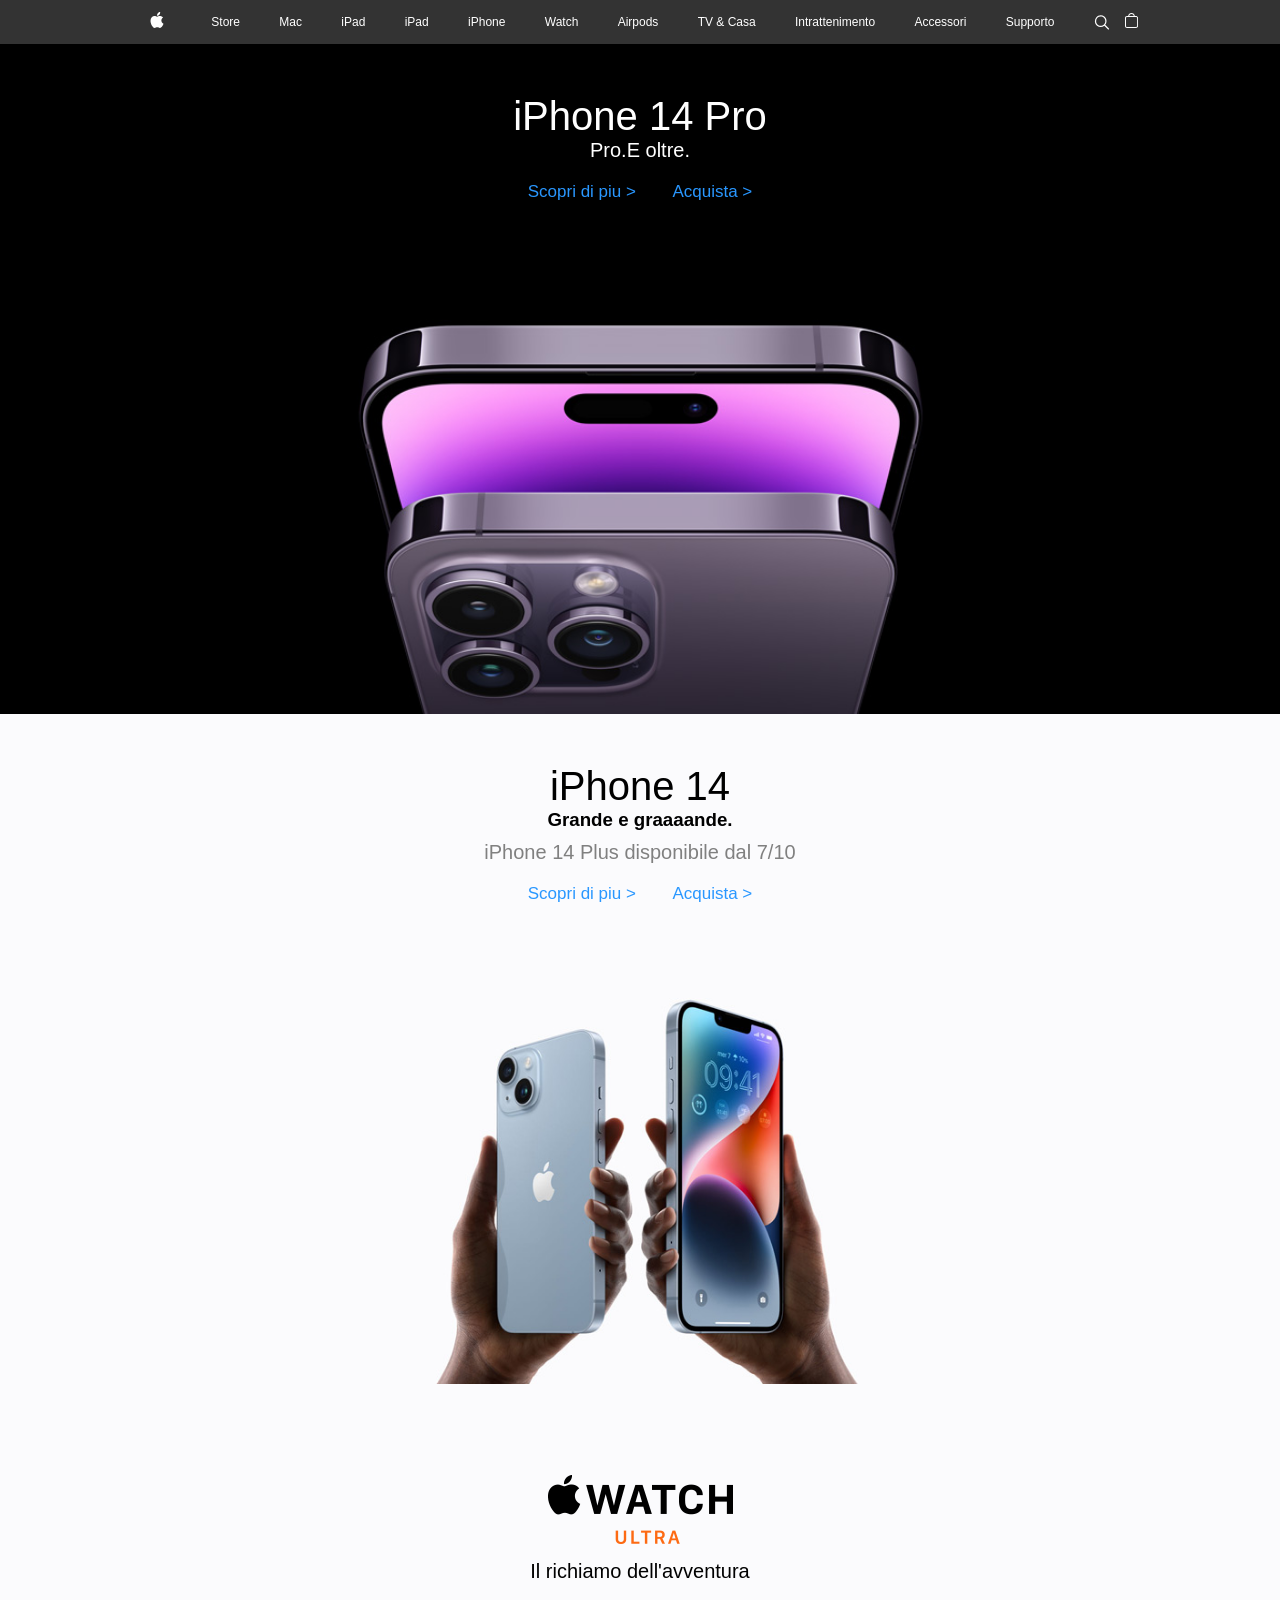
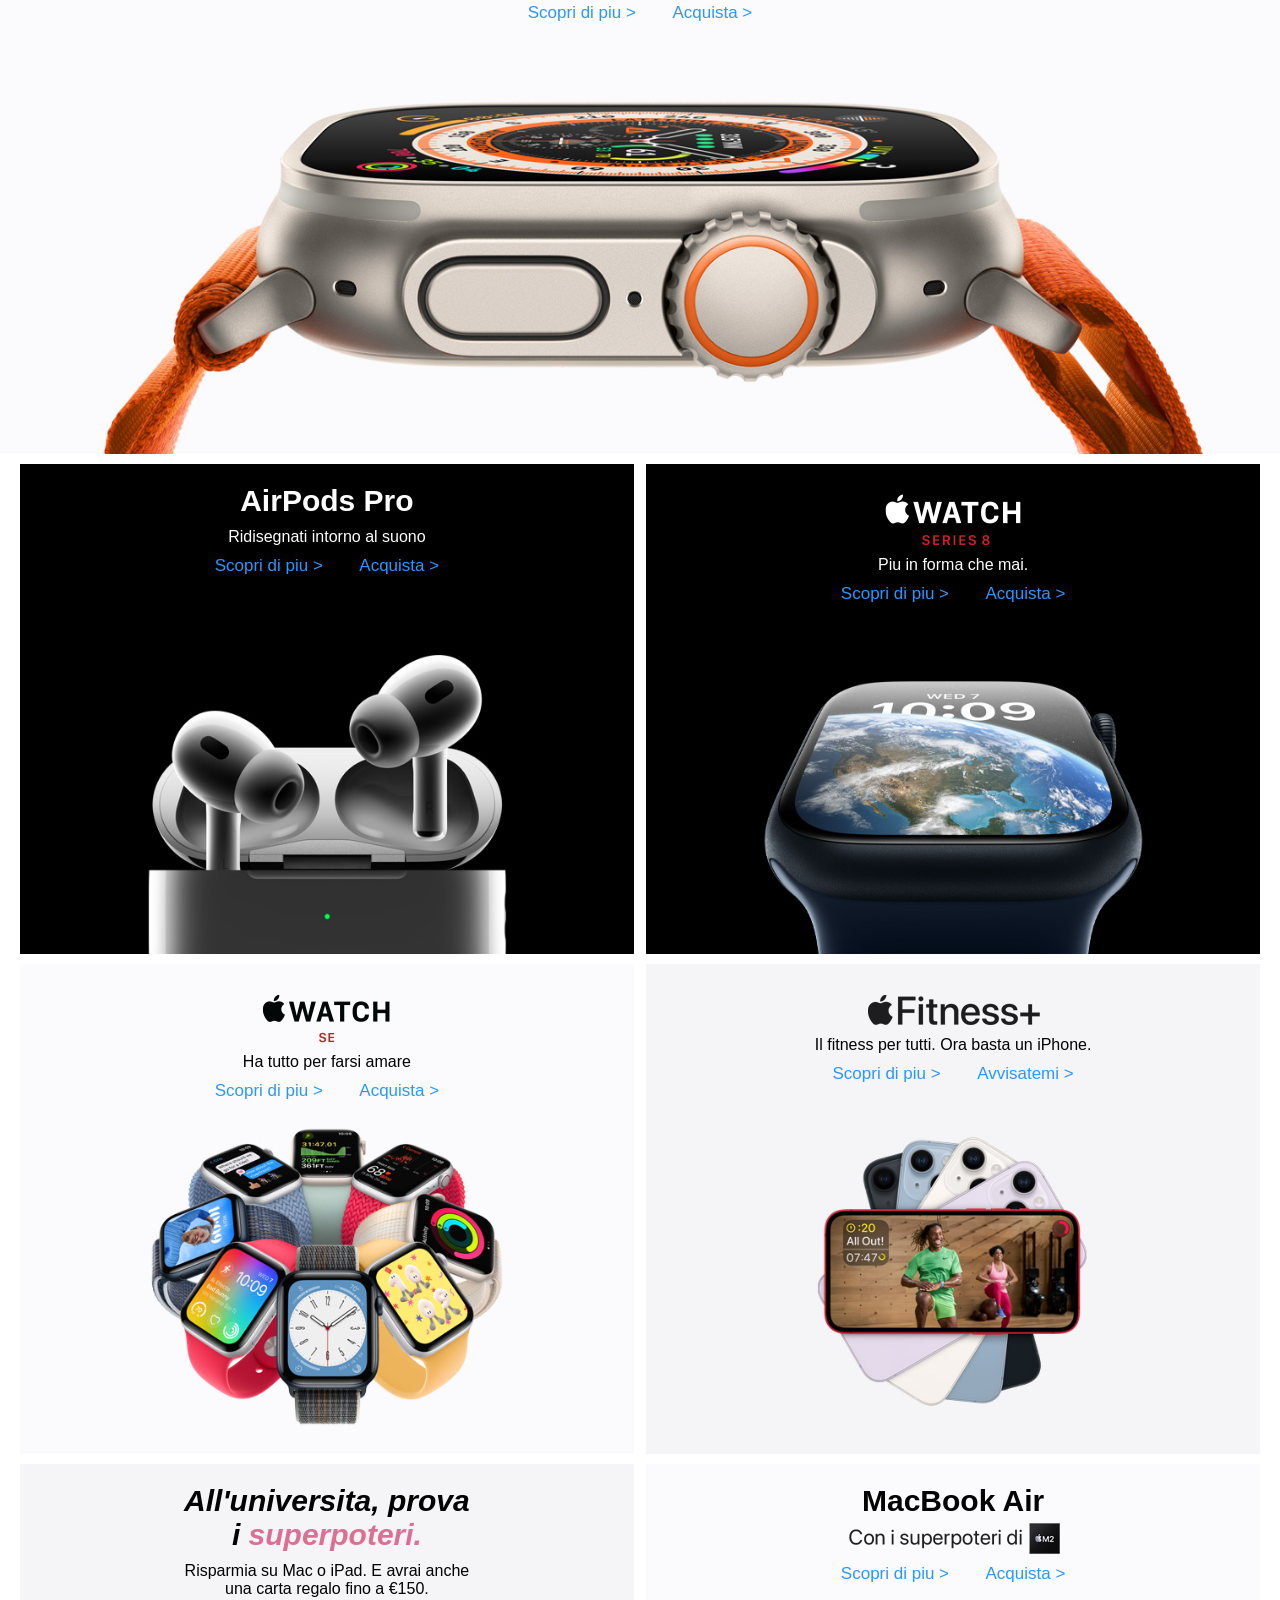
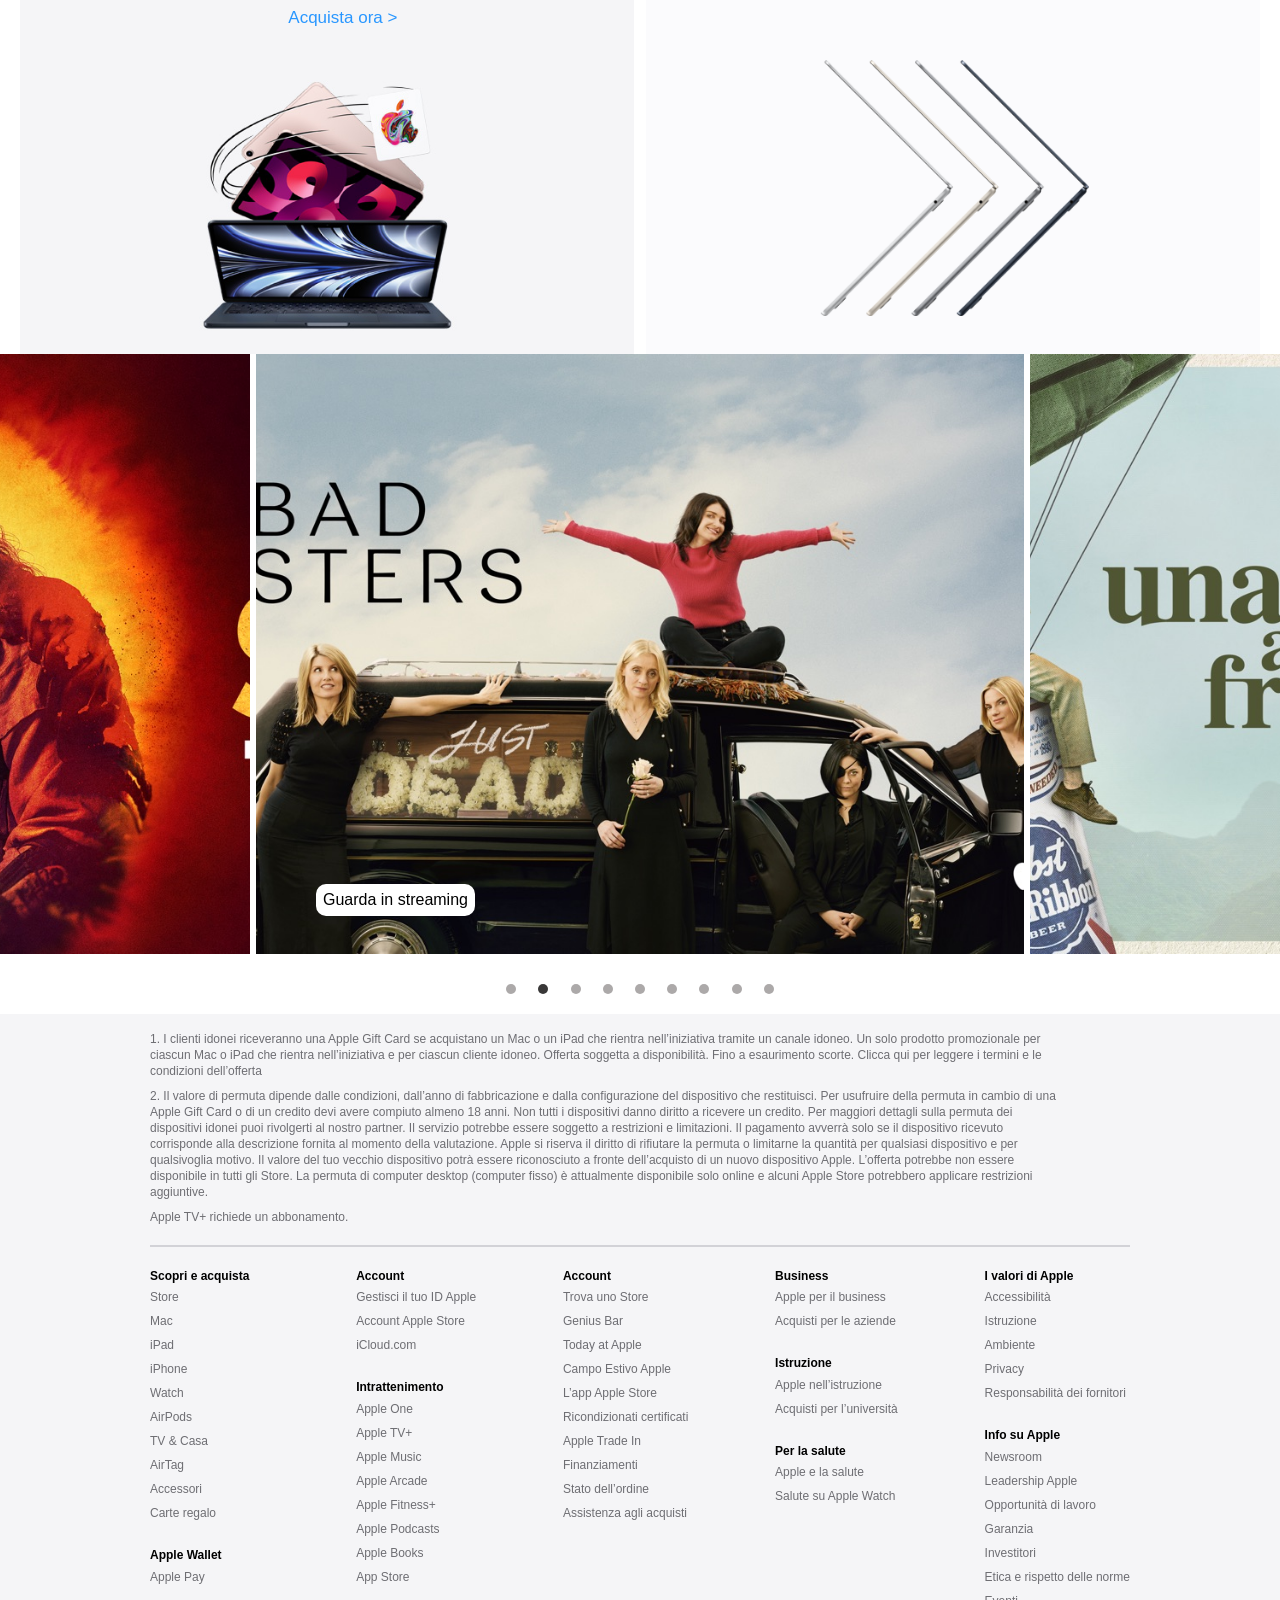
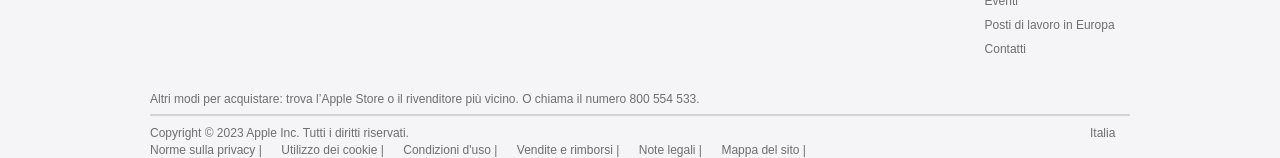
<file: APPLE/index.html>
<html lang="it">

<head>
    <meta charset="UTF-8">
    <!-- Google tag (gtag.js) -->
<script async src="https://www.googletagmanager.com/gtag/js?id=G-0YCG46D6NS"></script>
<script>
  window.dataLayer = window.dataLayer || [];
  function gtag(){dataLayer.push(arguments);}
  gtag('js', new Date());

  gtag('config', 'G-0YCG46D6NS');
</script>

<!-- Hotjar Tracking Code for https://applepier.netsons.org/ -->
<script>
    (function(h,o,t,j,a,r){
        h.hj=h.hj||function(){(h.hj.q=h.hj.q||[]).push(arguments)};
        h._hjSettings={hjid:3708273,hjsv:6};
        a=o.getElementsByTagName('head')[0];
        r=o.createElement('script');r.async=1;
        r.src=t+h._hjSettings.hjid+j+h._hjSettings.hjsv;
        a.appendChild(r);
    })(window,document,'https://static.hotjar.com/c/hotjar-','.js?sv=');
</script>

    <title>Apple (Italia)</title>
    <meta name="desription" content="Apple (Italia)">
    <meta name="author" content="Zarpellon Pierluigi">
    <meta name="copyright" content="Copyright 2023 - Mind Academy">
    <link rel="icon" href="img/Apple-Logo.png" type="image/png">
    <link rel="stylesheet" href="css/style.css">
    <meta name="viewport" content="width-device-width, initial-scale=1.0" />
</head>

<body>

    <!---------------------INIZIO FASCIA MENU----------------------->
    <header div id="apple_menu">
        <nav div id="contenitore_menu">
            <a href="index.html" title="Vai alla pagina home">
                <picture><img src="img/logo-apple.svg" alt="Apple - Migliori telefoni nel mondo" width="30" height="44">
                </picture>
            </a>
            <a class="ancore_menu" href="index.html" title="Vai a pagina Store">Store</a>
            <a class="ancore_menu" href="#" title="Vai alla pagina Mac">Mac</a>
            <a class="ancore_menu" href="#" title="Vai alla pagina iPad">iPad</a>
            <a class="ancore_menu" href="#" title="Vai alla pagina iPad">iPad</a>
            <a class="ancore_menu" href="#" title="Vai alla pagina iPhone">iPhone</a>
            <a class="ancore_menu" href="#" title="Vai alla pagina Watch">Watch</a>
            <a class="ancore_menu" href="#" title="Vai alla pagina Airpods">Airpods</a>
            <a class="ancore_menu" href="#" title="Vai alla pagina TV & Casa">TV & Casa</a>
            <a class="ancore_menu" href="#" title="Vai alla pagina Intrattenimento">Intrattenimento</a>
            <a class="ancore_menu" href="#" title="Vai alla pagina Accessori">Accessori</a>
            <a class="ancore_menu" href="#" title="Vai alla pagina Supporto">Supporto</a>
            <div class="icons">
                <a href="#" title="Vai alla pagina Cerca">
                    <picture><img src="img/search.svg" alt="Cerca" widht="10" height="15"></picture>
                </a>
                <a href="#" title="Vai alla pagina Store">
                    <picture><img src="img/cart.svg" alt="store" widht="31" height="44"></picture>
                </a>
                <div class="menu_responsive">
                    <span></span>
                    <span></span>

                </div>
            </div>
            </div>
            </div>
        </nav>
    </header>
    <!-----------------------INIZIO FASCIA IPHONE PRO -------------------->
    <main>
        <section div id="iphone-pro" class="ultimi-prodotti">
            <h2>iPhone 14 Pro</h2>
            <p>Pro.E oltre.</p>
            <a href="#" title="Vai alla pagina Scopri di piu">Scopri di piu ></a>
            <a href="#" title="Vai alla pagina Acquista">Acquista ></a>
            </div>
        </section>

        <!-----------------------INIZIO FASCIA IPHONE-------------------------->
        <section div id="iphone" class="ultimi-prodotti">
            <h2>iPhone 14</h2>
            <h3>Grande e graaaande.</h3>
            <p>iPhone 14 Plus disponibile dal 7/10</p>
            <a href="#" title="Vai alla pagina Scopri di piu">Scopri di piu ></a>
            <a href="#" title="Vai alla pagina Acquista">Acquista ></a>
            </div>
        </section>

        <!------------------------INIZIO FASCIA WATCH--------------------------->
        <div id="watch" class="ultimi-prodotti">
            <div class="fascia_immagine" widht="100%" height="71px">
                <img src="img/hero_logo_apple_watch_ultra__etygmmkwgfma_largetall.png">
            </div>
            <p>Il richiamo dell'avventura</p>
            <a href="#" title="Vai alla pagina Scopri di piu">Scopri di piu ></a>
            <a href="#" title="Vai alla pagina Acquista">Acquista ></a>
        </div>

        <!-- INIZIO QUARTA FASCIA 4 -->

        <div id="quarta_fascia">

            <div id="airpods-pro" class="riquadro riquadro_primo_sinistro">
                <h3>AirPods Pro</h3>
                <p>Ridisegnati intorno al suono</p>
                <a href="#" title="Vai alla pagina scopri di piu">Scopri di piu ></a>
                <a href="#" title="Vai alla pagina acquista">Acquista ></a>
            </div>

            <div id="watch-otto" class="riquadro riquadro_primo_destro">
                <div class="fascia_immagine" widht="100%" height="50">
                    <picture><img src="img/promo_logo_apple_watch_series_8__ee6riplsucuq_large.png"></picture>
                </div>
                <p>Piu in forma che mai.</p>
                <a href="#" title="Vai alla pagina scopri di piu">Scopri di piu ></a>
                <a href="#" title="Vai alla pagina acquista">Acquista ></a>
            </div>

            <div id="whatch-se" class="riquadro riquadro_secondo_sinistro">
                <div class="fascia_immagine" widht="100%" height="50">
                    <picture><img src="img/promo_logo_apple_watch_se__b85vr9ri02gi_large.png"></picture>
                </div>
                <p>Ha tutto per farsi amare</p>
                <a href="#" title="Vai alla pagina scopri di piu">Scopri di piu ></a>
                <a href="#" title="Vai alla pagina acquista">Acquista ></a>
            </div>

            <div id="fitness" class="riquadro riquadro_secondo_destro">
                <div class="fascia_immagine" widht="100%" height="50">
                    <picture><img src="img/promo_logo_fitness_plus_iphone__dpayetemakq6_large.png"></picture>
                </div>
                <p>Il fitness per tutti. Ora basta un iPhone.</p>
                <a href="#" title="Vai alla pagina scopri di piu">Scopri di piu ></a>
                <a href="#" title="Vai alla pagina avvisatemi">Avvisatemi > </a>
            </div>

            <div id="superpoteri" class="riquadro riquadro_terzo_sinistro">
                <h4><em>All'universita, prova <br> i <span> superpoteri.</span></em></h4>
                <p>Risparmia su Mac o iPad. E avrai anche <br>
                    una carta regalo fino a €150.</p>
                <a href="#" title="Vai alla pagina Acquista ora">Acquista ora ></a>

            </div>

            <div id="macbook" class="riquadro riquadro_terzo_destro">
                <h3>MacBook Air</h3>
                <div class="fascia_immagine_ultimo" widht="100%" height="50">
                    <picture><img id="ultima_immagine" src="img/logo_promo_macbookair__hy9ktdqqtv2a_large.png">
                    </picture>
                </div>
                <a href="#" title="Vai alla pagina scopri di piu">Scopri di piu ></a>
                <a href="#" title="Vai alla pagina acquista">Acquista ></a>
            </div>

        </div>

        <!-- FASCIA IMMAGINI APPLETV -->

        <div id="fascia_appletv">
            <div id="quadrato_sinistro">

            </div>

            <div id="quadrato_centrale">
                <div id="fascia_bottone">
                    <a class="button" href="#" title="Vai alla pagina guarda in streaming">Guarda in streaming</a>
                </div>
            </div>

            <div id="quadrato_destro">

            </div>

        </div>

        <!----------- FASCIA PALLINI ------------>

        <div id="fascia_pallini">

            <div id="contenitore_pallini">

                <div class="pallini"></div>
                <div class="pallini nero"></div>
                <div class="pallini"></div>
                <div class="pallini"></div>
                <div class="pallini"></div>
                <div class="pallini"></div>
                <div class="pallini"></div>
                <div class="pallini"></div>
                <div class="pallini"></div>

            </div>


            <!--------- FASCIA INFORMAZIONI ------------>

            <div id="Fascia_info">
                <div id="info_contenitore">
                    <ol>
                        <li class="infos">I clienti idonei riceveranno una Apple Gift Card se acquistano un Mac o un
                            iPad
                            che rientra nell’iniziativa tramite un canale idoneo. Un solo prodotto promozionale per
                            <br>ciascun Mac o iPad che rientra nell’iniziativa e per ciascun cliente idoneo. Offerta
                            soggetta a disponibilità. Fino a esaurimento scorte. Clicca qui per leggere i termini e
                            le<br>
                            condizioni dell’offerta
                        </li>

                        <li class="infos">Il valore di permuta dipende dalle condizioni, dall’anno di fabbricazione e
                            dalla
                            configurazione del dispositivo che restituisci. Per usufruire della permuta in cambio di
                            una<br>
                            Apple Gift Card o di un credito devi avere compiuto almeno 18 anni. Non tutti i dispositivi
                            danno diritto a ricevere un credito. Per maggiori dettagli sulla permuta dei<br> dispositivi
                            idonei puoi rivolgerti al nostro partner. Il servizio potrebbe essere soggetto a restrizioni
                            e
                            limitazioni. Il pagamento avverrà solo se il dispositivo ricevuto<br> corrisponde alla
                            descrizione fornita al momento della valutazione. Apple si riserva il diritto di rifiutare
                            la
                            permuta o limitarne la quantità per qualsiasi dispositivo e per<br> qualsivoglia motivo. Il
                            valore del tuo vecchio dispositivo potrà essere riconosciuto a fronte dell’acquisto di un
                            nuovo
                            dispositivo Apple. L’offerta potrebbe non essere<br> disponibile in tutti gli Store. La
                            permuta
                            di computer desktop (computer fisso) è attualmente disponibile solo online e alcuni Apple
                            Store
                            potrebbero applicare restrizioni<br> aggiuntive.</li>
                    </ol>

                    <p class="infos">Apple TV+ richiede un abbonamento.</p>

                </div>

                <div id="fascia_liste">
                    <div id="link_utili" class="box">
                        <ul>
                            <li class="classenera"> <a href="#" title="...">Scopri e acquista</a></li>
                            <li class="classe"> <a href="#" title="...">Store</a></li>
                            <li class="classe"> <a href="#" title="...">Mac</a></li>
                            <li class="classe"> <a href="#" title="...">iPad</a></li>
                            <li class="classe"> <a href="#" title="...">iPhone</a></li>
                            <li class="classe"> <a href="#" title="...">Watch</a></li>
                            <li class="classe"> <a href="#" title="...">AirPods</a></li>
                            <li class="classe"> <a href="#" title="...">TV & Casa</a></li>
                            <li class="classe"> <a href="#" title="...">AirTag</a></li>
                            <li class="classe"> <a href="#" title="...">Accessori</a></li>
                            <li class="classe"> <a href="#" title="...">Carte regalo</a></li>
                            <br>
                            <li class="classenera"> <a href="#" title="...">Apple Wallet</a></li>
                            <li class="classe"> <a href="#" title="...">Apple Pay</a></li>
                        </ul>

                    </div>

                    <div id="account" class="box">
                        <ul>
                            <li class="classenera"> <a href="#" title="...">Account</a></li>
                            <li class="classe"> <a href="#" title="...">Gestisci il tuo ID Apple</a></li>
                            <li class="classe"> <a href="#" title="...">Account Apple Store</a></li>
                            <li class="classe"> <a href="#" title="...">iCloud.com</a></li>
                            <br>
                            <li class="classenera"> <a href="#" title="...">Intrattenimento</a></li>
                            <li class="classe"> <a href="#" title="...">Apple One</a></li>
                            <li class="classe"> <a href="#" title="...">Apple TV+</a></li>
                            <li class="classe"> <a href="#" title="...">Apple Music</a></li>
                            <li class="classe"> <a href="#" title="...">Apple Arcade</a></li>
                            <li class="classe"> <a href="#" title="...">Apple Fitness+</a></li>
                            <li class="classe"> <a href="#" title="...">Apple Podcasts</a></li>
                            <li class="classe"> <a href="#" title="...">Apple Books</a></li>
                            <li class="classe"> <a href="#" title="...">App Store</a></li>
                        </ul>
                    </div>

                    <div id="apple_store" class="box">
                        <ul>
                            <li class="classenera"> <a href="#" title="...">Account</a></li>
                            <li class="classe"> <a href="#" title="...">Trova uno Store</a></li>
                            <li class="classe"> <a href="#" title="...">Genius Bar</a></li>
                            <li class="classe"> <a href="#" title="...">Today at Apple</a></li>
                            <li class="classe"> <a href="#" title="...">Campo Estivo Apple</a></li>
                            <li class="classe"> <a href="#" title="...">L’app Apple Store</a></li>
                            <li class="classe"> <a href="#" title="...">Ricondizionati certificati</a></li>
                            <li class="classe"> <a href="#" title="...">Apple Trade In</a></li>
                            <li class="classe"> <a href="#" title="...">Finanziamenti</a></li>
                            <li class="classe"> <a href="#" title="...">Stato dell’ordine</a></li>
                            <li class="classe"> <a href="#" title="...">Assistenza agli acquisti</a></li>
                        </ul>
                    </div>

                    <div id="business" class="box">
                        <ul>
                            <li class="classenera"> <a href="#" title="...">Business</a></li>
                            <li class="classe"> <a href="#" title="...">Apple per il business</a></li>
                            <li class="classe"> <a href="#" title="...">Acquisti per le aziende</a></li>
                            <br>
                            <li class="classenera"> <a href="#" title="...">Istruzione</a></li>
                            <li class="classe"> <a href="#" title="...">Apple nell’istruzione</a></li>
                            <li class="classe"> <a href="#" title="...">Acquisti per l’università</a></li>
                            <br>
                            <li class="classenera"> <a href="#" title="...">Per la salute</a></li>
                            <li class="classe"> <a href="#" title="...">Apple e la salute</a></li>
                            <li class="classe"> <a href="#" title="...">Salute su Apple Watch</a></li>
                        </ul>
                    </div>

                    <div id="valori" class="box">
                        <ul>
                            <li class="classenera"> <a href="#" title="...">I valori di Apple</a></li>
                            <li class="classe"> <a href="#" title="...">Accessibilità</a></li>
                            <li class="classe"> <a href="#" title="...">Istruzione</a></li>
                            <li class="classe"> <a href="#" title="...">Ambiente</a></li>
                            <li class="classe"> <a href="#" title="...">Privacy</a></li>
                            <li class="classe"> <a href="#" title="...">Responsabilità dei fornitori</a></li>
                            <br>
                            <li class="classenera"> <a href="#" title="...">Info su Apple</a></li>
                            <li class="classe"> <a href="#" title="...">Newsroom</a></li>
                            <li class="classe"> <a href="#" title="...">Leadership Apple</a></li>
                            <li class="classe"> <a href="#" title="...">Opportunità di lavoro</a></li>
                            <li class="classe"> <a href="#" title="...">Garanzia</a></li>
                            <li class="classe"> <a href="#" title="...">Investitori</a></li>
                            <li class="classe"> <a href="#" title="...">Etica e rispetto delle norme</a></li>
                            <li class="classe"> <a href="#" title="...">Eventi</a></li>
                            <li class="classe"> <a href="#" title="...">Posti di lavoro in Europa</a></li>
                            <li class="classe"> <a href="#" title="...">Contatti</a></li>
                        </ul>
                    </div>
                </div>

                <!-------------- FASCIA FINALE---------- -->
                <div id="fascia_footer">
                    <div id="footer">
                        <p>Altri modi per acquistare: trova l’Apple Store o il rivenditore più vicino. O chiama il
                            numero
                            800 554 533.</p>
                    </div>
                </div>
    </main>
    <!---------------- FASCIA FOOTER ---------->
    <footer id="finale">
        <div id="fascia_finale">
            <div id="paragrafo">
                <p>
                    Copyright © 2023 Apple Inc. Tutti i diritti riservati.
                </p>
            </div>
            <div id="link">
                <a href="#" title="juf">Italia</a>
            </div>
        </div>

        <div id="fascia_footer_due">
            <div>
                <a href="#">Norme sulla privacy |</a>
                <a href="#">Utilizzo dei cookie |</a>
                <a href="#">Condizioni d'uso |</a>
                <a href="#">Vendite e rimborsi |</a>
                <a href="#">Note legali |</a>
                <a href="#">Mappa del sito |</a>

            </div>

        </div>
    </footer>
</body>

</html>
</file>
<file: APPLE/css/style.css>
@charset "UTF-8";

/* STILI DI BASE ------------------------------------------------------------------------------------------------------------------------------------------------------------------------------- */

* {
    margin: 0;
    padding: 0;
    box-sizing: border-box;
}

body {
    font-family: SF Pro Text, SF Pro Icons, Helvetica Neue, Helvetica, Arial, sans-serif;
}

a {
    text-decoration: none;
}

/* FASCIA MENU ------------------------------------------------------------------------------------------------------------------------------------------------------------------------------- */

#apple_menu {
    position: sticky;
    top: 0px;
    height: 44px;
    opacity: 0.8;
    background-color:#000;
    padding: 0 20px;
}

#contenitore_menu {
    height: 100%;
    max-width: 996px;
    margin: 0 auto;
    display: flex;
    align-items: center;
    justify-content: space-between;
    background-color: #000;
}

.ancore_menu {
    color: white;
    font-size: 12px;
}

.icons {
    display: flex;
    justify-content: center;
    align-items: center;
    height: 100%;
}

.icons a:not(:first-child) {
    margin-left: 15px;
}

.menu_responsive {
    display: none;
}

@media only screen and (max-width: 960px) {
    .ancore_menu {
        display: none;
    }

    .menu_responsive {
        display: block;
        cursor: pointer;
        margin-left: 15px;
    }


    .menu_responsive span {
        display: block;
        width: 20px;
        height: 2px;
        background-color: #fff;
    }

    .menu_responsive span:nth-child(2) {
        margin: 5px 0;
    }

}


/* FASCIA ULTIMI PRODOTTI ----------------------------------------------------------------------------------------------------------------------------------------------------------------------------- */

.ultimi-prodotti {
    max-width: 100vw;
    height: 670px;
    text-align: center;
}

.ultimi-prodotti h2,
.ultimi-prodotti p {
    color: #fff;
}

.ultimi-prodotti h2 {
    padding-top: 50px;
    font-size: 40px;
    font-weight: 450;
}

.ultimi-prodotti p {
    font-size: 20px;
    padding-bottom: 20px;
    color: #fff;
    font-weight: 10;
}

.ultimi-prodotti a {
    font-size: 17px;
    color: #2997ff;
}

.ultimi-prodotti a:last-child {
    margin-left: 32px;
}

@media only screen and (max-width: 960px) {
    .ultimi-prodotti h2 {
        font-size: 35px;
    }

    .ultimi-prodotti p {
        font-size: 17px;
    }

    .ultimi-prodotti a {
        font-size: 14px;
    }

}

@media only screen and (max-width: 610px) {
    .ultimi-prodotti h2 {
        font-size:28px;
    }

    .ultimi-prodotti p {
        font-size: 14px;
    }

    .ultimi-prodotti a {
        font-size:10px;
    }
}



/* iPhone 14 Pro */
#iphone-pro {
    background-image: url(../img/hero_iphone14pro__e5xbgo5ffhg2_large.jpg);
    background-repeat: no-repeat;
    background-position: center bottom;
    background-size: cover;
}

/* iPhone 14 */
#iphone {
    background: url(../img/hero_iphone14_preorder__c4g2wjzuugqe_largetall.jpg);
    background-repeat: no-repeat;
    background-position: center bottom;
    background-size: cover;
}

#iphone.ultimi-prodotti h2 {
    color: #000;
}

#iphone.ultimi-prodotti p {
    color: grey;
    padding-top: 10px;
    padding-bottom: 20px;
}

/* AppleWatch */
#watch {
    background: url(../img/hero_apple_watch_ultra__dtz0f3e8oscy_largetall.jpg);
    background-repeat: no-repeat;
    background-position: center bottom;
    background-size: cover;
}

#watch .fascia_immagine {
    padding-top: 60px;
}

#watch.ultimi-prodotti p {
    color: #000;
    padding-top: 15px;
}







/*  FASCIA 4----------------------------------------------------------------------------------------------------------------------------------------------------------------------- */

#quarta_fascia {
    max-width: 100%;
    padding: 0px 20px;
    display: flex;
    justify-content: space-between;
    flex-wrap: wrap;
    text-align: center;
}

.riquadro {
    width: 49.5%;
    height: 490;
    margin-top: 10px;
}

.fascia_immagine img {
    padding-top: 30px;
}

.riquadro a {
    font-size: 17px;
    color: #2997ff;
}

.riquadro a:last-child {
    margin-left: 32px;
}

.riquadro p {
    padding-top: 10px;
    padding-bottom: 10px;
}

.riquadro_primo_sinistro {
    background-image: url(../img/promo_airpods_pro_avail__gaxggskofx6y_large.jpg);
    background-repeat: no-repeat;
    background-position: center bottom;
    background-size: cover;
}

.riquadro_primo_destro {
    background-image: url(../img/promo_apple_watch_series_8__ch7rexplmihe_large.jpg);
    background-position: center bottom;
    background-repeat: no-repeat;
    background-size: cover;
}

.riquadro_secondo_sinistro {
    background-image: url(../img/promo_apple_watch_se__f9702l6odgi2_large.jpg);
    background-position: center bottom;
    background-repeat: no-repeat;
    background-size: cover;
}

.riquadro_secondo_destro {
    background-image: url(../img/promo-apple-fitness-plus-iphone__bzeal882mv7m_large.jpg);
    background-position: center bottom;
    background-repeat: no-repeat;
    background-size: cover;
}

.riquadro_terzo_sinistro {
    background-image: url(../img/promo_bts__bg3cb4kaoqoi_large.jpg);
    background-position: center bottom;
    background-repeat: no-repeat;
    background-size: cover;
}

.riquadro_terzo_destro {
    background-image: url(../img/promo_macbookair__fywl7i82fueu_large.png);
    background-position: center bottom;
    background-repeat: no-repeat;
    background-size: cover;
}

#airpods-pro.riquadro_primo_sinistro p,
#watch-otto.riquadro_primo_destro p {
    color: #fff;
}

#airpods-pro.riquadro_primo_sinistro h3 {
    color: #fff;
}

.riquadro h3,
.riquadro h4 {
    padding-top: 20px;
}

.riquadro h3,
.riquadro h4 {
    font-size: 30px;

}

.riquadro_terzo_sinistro span {
    color: palevioletred;
}

#ultima_immagine {
    padding-top: 5px;
    padding-bottom: 10px;
}

@media only screen and (max-width: 960px) {
    #quarta_fascia {
        padding: 0px;
    }
}

@media only screen and (max-width: 960px) {
    .riquadro {
        width: 100%;
    }

    .riquadro p {
        font-size: 17px;
    }

    .riquadro a {
        font-size: 14px;
    }

    .riquadro h3 h4 {
        font-size: 35px;
    }
}

@media only screen and (max-width: 610px) {
    .riquadro {
        width: 100%;
    }

    .riquadro p {
        font-size: 14px;
    }

    .riquadro a {
        font-size: 10px;
    }

    .riquadro h3 h4 {
        font-size: 28px;
    }
}

/* FASCIA APPLETV------------------------------------ */

#fascia_appletv {
    max-width: 100%;
    height: 610px;
    display: flex;
    justify-content: space-between;
}

#quadrato_sinistro {
    height: 600px;
    width: 19.5%;
    background-image: url(../img/1250x703.jpg);
    background-repeat: no-repeat;
    background-size: cover;
    background-position: center;

}

#quadrato_centrale {
    height: 600px;
    width: 60%;
    background-image: url(../img/1250x703\ \(1\).jpg);
    background-repeat: no-repeat;
    background-size: cover;
    background-position: center;
}

#quadrato_destro {
    height: 600px;
    width: 19.5%;
    background-image: url(../img/1250x703\ \(2\).jpg);
    background-repeat: no-repeat;
    background-size: cover;
    background-position: center;
}

#fascia_bottone {
    width: 210px;
    height: 50px;
    margin-top: 530px;
    margin-left: 60px;
}

.button {
    display: block;
    position: absolute;
    background-color: #fff;
    color: #000;
    border-radius: 10px;
    padding: 7px;
}

/* ----------FASCIA PALLINI-------------- */

#contenitore_pallini {
    width: 330px;
    height: 50px;
    margin: 0 auto;
    display: flex;
    justify-content: space-around;
    padding: 20px;
}

.pallini {
    background-color: #aca9a9;
    border-radius: 60%;
    height: 10px;
    width: 10px;
}

.nero {
    background-color: #393838;
}



/* ----------FASCIA INFORMAZIONI--------------- */

#fascia_info {
    background-color: #f5f5f7;
}



#info_contenitore {
    max-width: 980px;
    height: auto;
    background-color: #f5f5f7;
    margin: 0 auto;
    display: flex;
    justify-content: space-between;
    flex-direction: column;
    padding-top: 17px;
    padding-bottom: 11px;
    border-bottom: solid 2px #d2d2d7;
}

#info_contenitore ol li {
    list-style-position: inside;
}

.infos {
    font-size: 12px;
    font-weight: 400;
    color: #6e6e73;
    line-height: 1.33337;
    padding-bottom: 9px;
}

@media only screen and (max-width: 1000px) {
    #info_contenitore {
        padding: 10px 5vw;
    }
}

/* INIZIO FASCIA LISTE */

#fascia_liste {
    max-width: 980px;
    background-color: #f5f5f7;
    margin: 0 auto;
    display: flex;
    justify-content: space-between;
    padding-top: 17px;
    padding-bottom: 11px;
}

.box li {
    list-style: none;
    line-height: 1.33337;
}

.classe a {
    font-size: 12px;
    font-weight: 400;
    color: #6e6e73;
    line-height: 2;
    padding-bottom: 9px;
}

.classenera a {
    font-size: 12px;
    font-weight: 600;
    margin-right: 20px;
    color: #000;
    padding-top: 20px;
    padding-bottom: 2px;
}

@media only screen and (max-width: 960px) {
    #fascia_liste {
        padding: 10px 5vw;
        display: flex;
        flex-direction: column;
    }

    .classe {
        display: none;
    }

    .classenera a {
        padding-top: 0px;
        font-size: 12px;
        font-weight: 400;
        color: #6e6e73;
    }

    br {
        display: none;
    }

    

   }


/* @media only screen and (max-width: 960px) {
    .classe {
        display: none;
    }
} */

/* ---------INIZIO FASCIA FOOTER----------- */

#finale {
    background-color: #f5f5f7;
}

#fascia_footer {
    max-width: 980px;
    background-color: #f5f5f7;
    margin: 0 auto;
    display: flex;
    border-bottom: solid 2px #d2d2d7;
}

#footer p {
    font-size: 12px;
    font-weight: 400;
    color: #6e6e73;
    padding-bottom: 8px;
    padding-top: 20px;
    
}

/*------------ FASCIA FINALE--------------- */

#fascia_finale {

    max-width: 980px;
    background-color: #f5f5f7;
    margin: 0 auto;
    display: flex;
    flex-wrap: wrap;
}

#paragrafo {
    flex-basis: 50%;
    font-size: 12px;
    font-weight: 400;
    color: #6e6e73;
    padding-top: 10px;
}

#link a{
    display: block;
    margin-left: 450px;
    font-size: 12px;
    font-weight: 400;
    color: #6e6e73;
    padding-top: 10px;
    text-decoration: none;
}


#fascia_footer_due {
    display: flex;
     max-width: 980px;
    background-color: #f5f5f7;
    margin: 0 auto;
}



#fascia_footer_due a {
    font-size: 12px;
    font-weight: 400;
    color: #6e6e73;
    padding-top: 10px;
    padding-right: 15px;
}

@media only screen and (max-width: 960px) {
    #footer {
        padding: 10px 5vw;
    }
}

@media only screen and (max-width: 960px) {
    #finale {
        padding: 10px 5vw;
    }

    #link a{
        margin-left: 0px;
    }
}

/* RESPONSIVE */
</file>
